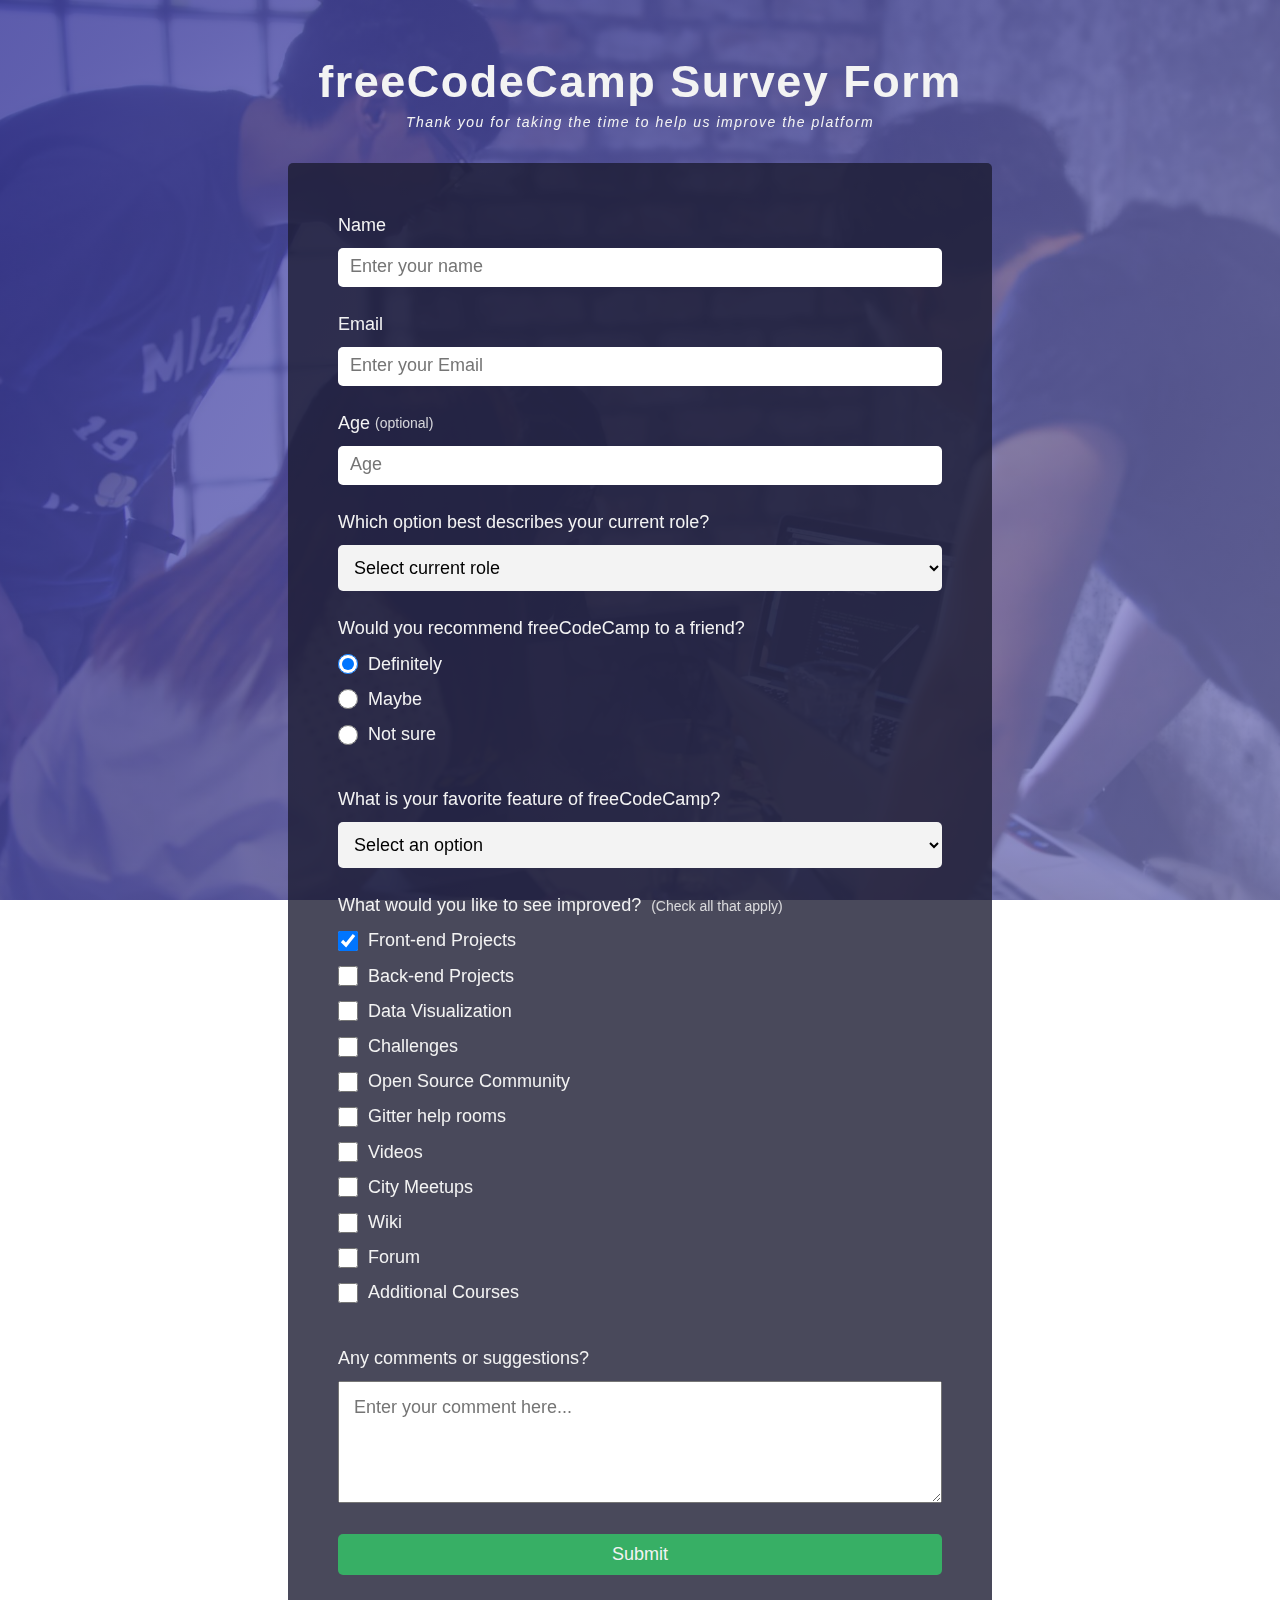
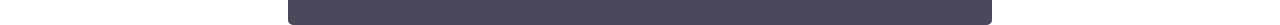
<file: Survey_Form/index.html>
<!DOCTYPE html>
<html lang="en">
  <head>
    <meta charset="UTF-8" />
    <meta http-equiv="X-UA-Compatible" content="IE=edge" />
    <meta name="viewport" content="width=device-width, initial-scale=1.0" />
    <title>Survey Form</title>
    <link rel="stylesheet" href="style.css" />
  </head>
  <body>
    <header id="text-center">
      <h1 id="title">freeCodeCamp Survey Form</h1>
      <p id="description">
        Thank you for taking the time to help us improve the platform
      </p>
    </header>

    <form action="submit" id="survey-form">
      <label for="name" id="name-label">Name</label>
      <input
        type="text"
        name="name"
        id="name"
        class="input--text"
        placeholder="Enter your name"
        required
      />
      <label for="email" id="email-label">Email</label>
      <input
        type="email"
        name="email"
        id="email"
        class="input--text"
        placeholder="Enter your Email"
        required
      />
      <label for="age" id="number-label"
        >Age <span class="label--opt"> (optional)</span>
      </label>
      <input
        type="number"
        name="age"
        min="10"
        max="99"
        id="age"
        class="input--text"
        placeholder="Age"
      />

      <div class="dropdown__group--first">
        <p>Which option best describes your current role?</p>
        <select name="dropdown" id="dropdown" class="input--text" required>
          <option value selected disabled>Select current role</option>
          <option value="student">Student</option>
          <option value="full time job">Full Time Job</option>
          <option value="full time learner">Full Time Learner</option>
          <option value="Prefer not to say">Prefer not to say</option>
          <option value="other">Other</option>
        </select>
      </div>

      <div class="radio__button--group">
        <p>Would you recommend freeCodeCamp to a friend?</p>
        <label class="radio--label" for="radio"
          ><input
            class="radio--checkbox"
            type="radio"
            name="radio"
            value="definitely"
            checked
          />
          Definitely</label
        >
        <label class="radio--label" for="radio"
          ><input
            class="radio--checkbox"
            type="radio"
            name="radio"
            value="maybe"
          />
          Maybe</label
        >
        <label class="radio--label" for="radio"
          ><input
            class="radio--checkbox"
            type="radio"
            name="radio"
            value="not sure"
          />
          Not sure</label
        >
      </div>
      <div class="dropdown__group--second">
        <p>What is your favorite feature of freeCodeCamp?</p>
        <select name="dropdown" id="dropdown" class="input--text" required>
          <option value selected disabled>Select an option</option>
          <option value="challenges">Challenges</option>
          <option value="projects">Projects</option>
          <option value="community">Community</option>
          <option value="open source">Open source</option>
        </select>
      </div>

      <div class="radio__button--group">
        <p>
          What would you like to see improved?
          <span class="label--opt">(Check all that apply)</span>
        </p>
        <label class="radio--label" for="checkbox"
          ><input
            class="radio--checkbox"
            type="checkbox"
            name="checkbox"
            value="front-end projects"
            checked
          />
          Front-end Projects</label
        >
        <label class="radio--label" for="checkbox"
          ><input
            class="radio--checkbox"
            type="checkbox"
            name="checkbox"
            value="back-end projects"
          />
          Back-end Projects</label
        >
        <label class="radio--label" for="checkbox"
          ><input
            class="radio--checkbox"
            type="checkbox"
            name="checkbox"
            value="data visualization"
          />
          Data Visualization</label
        >
      </div>
      <label class="radio--label" for="checkbox"
        ><input
          class="radio--checkbox"
          type="checkbox"
          name="checkbox"
          value="challenges"
        />
        Challenges</label
      >
      <label class="radio--label" for="checkbox"
        ><input
          class="radio--checkbox"
          type="checkbox"
          name="checkbox"
          value="open source community"
        />
        Open Source Community</label
      >
      <label class="radio--label" for="checkbox"
        ><input
          class="radio--checkbox"
          type="checkbox"
          name="checkbox"
          value="gitter help rooms"
        />
        Gitter help rooms</label
      >
      <label class="radio--label" for="checkbox"
        ><input
          class="radio--checkbox"
          type="checkbox"
          name="checkbox"
          value="videos"
        />
        Videos</label
      >
      <label class="radio--label" for="checkbox"
        ><input
          class="radio--checkbox"
          type="checkbox"
          name="checkbox"
          value="city meetups"
        />
        City Meetups</label
      >
      <label class="radio--label" for="checkbox"
        ><input
          class="radio--checkbox"
          type="checkbox"
          name="checkbox"
          value="wiki"
        />
        Wiki</label
      >
      <label class="radio--label" for="checkbox"
        ><input
          class="radio--checkbox"
          type="checkbox"
          name="checkbox"
          value="forum"
        />
        Forum</label
      >
      <label class="radio--label" for="checkbox"
        ><input
          class="radio--checkbox"
          type="checkbox"
          name="checkbox"
          value="additional courses"
        />
        Additional Courses</label
      >

      <div class="textarea__group">
        <p>Any comments or suggestions?</p>
        <textarea
          name="textarea"
          id="textarea"
          placeholder="Enter your comment here..."
          rows="6"
        ></textarea>
      </div>

      <button class="btn btn--submit" type="submit">Submit</button>
    </form>
  </body>
</html>
</file>
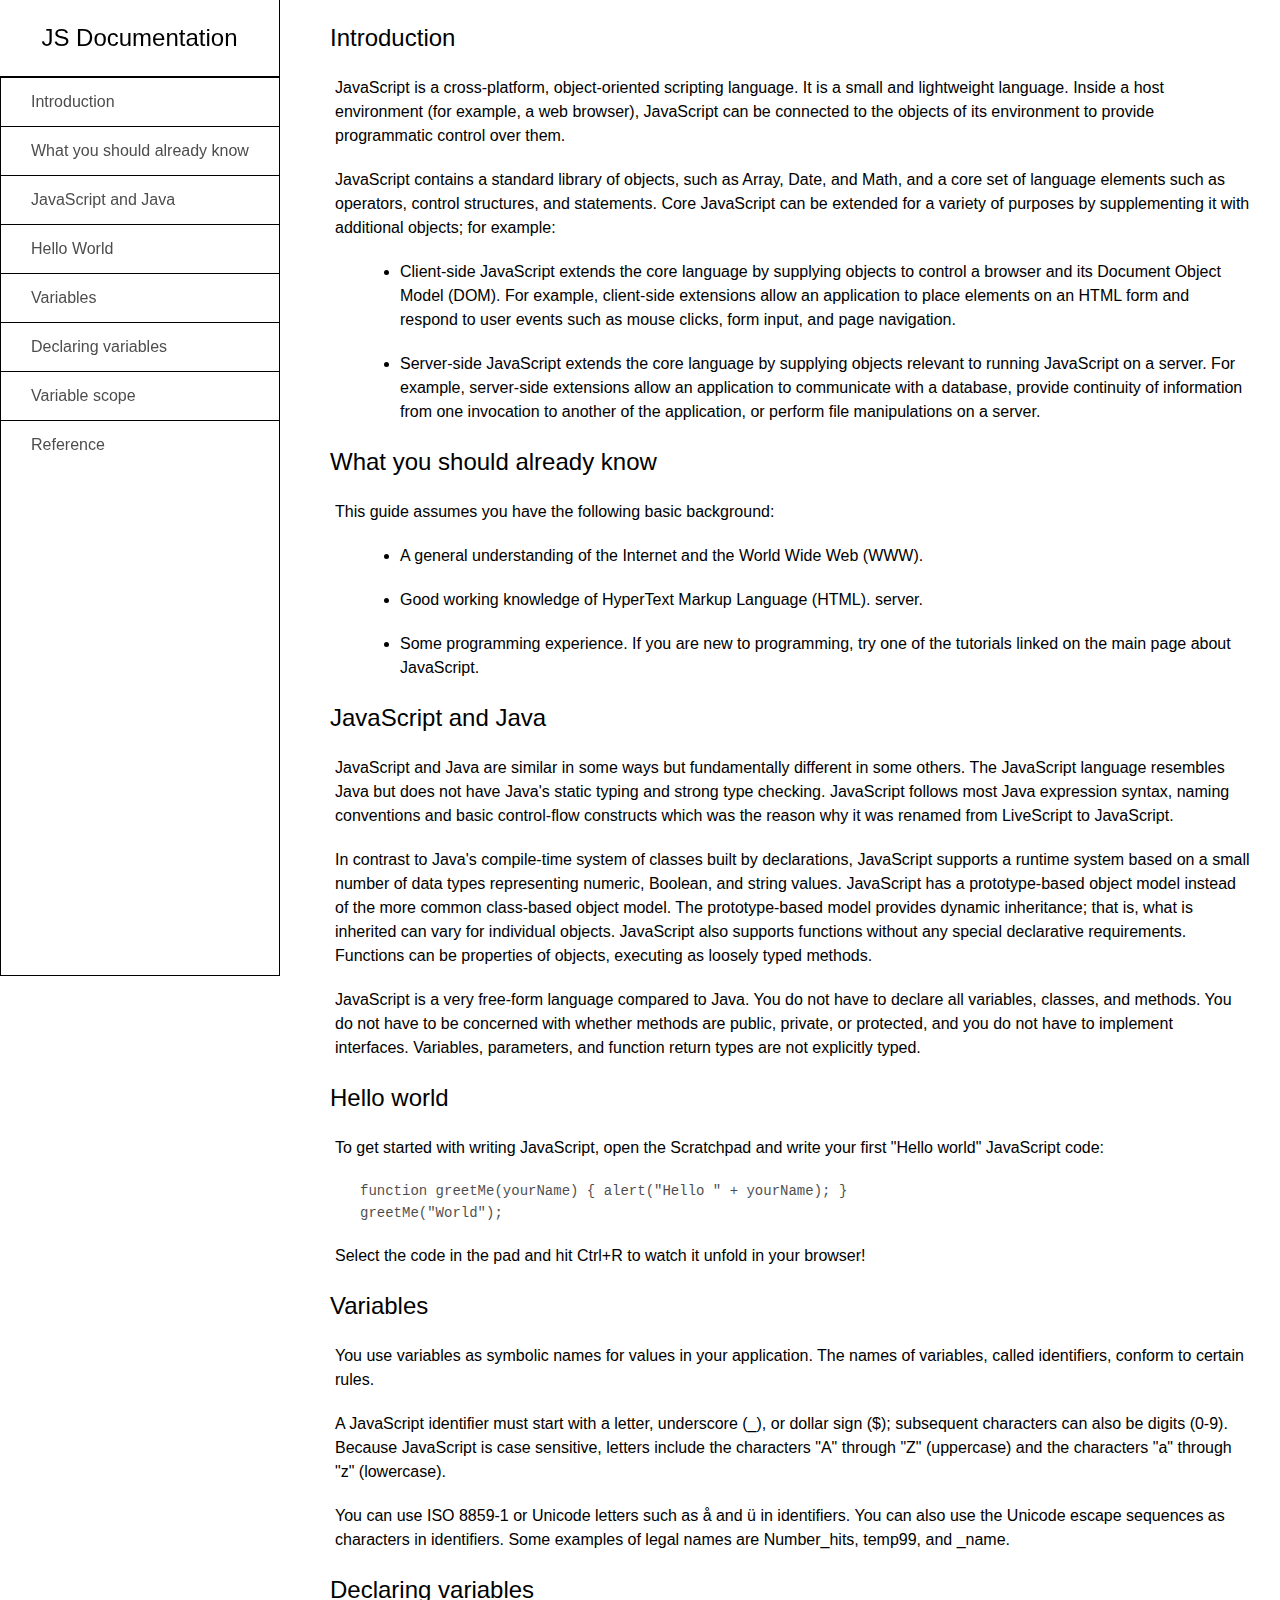
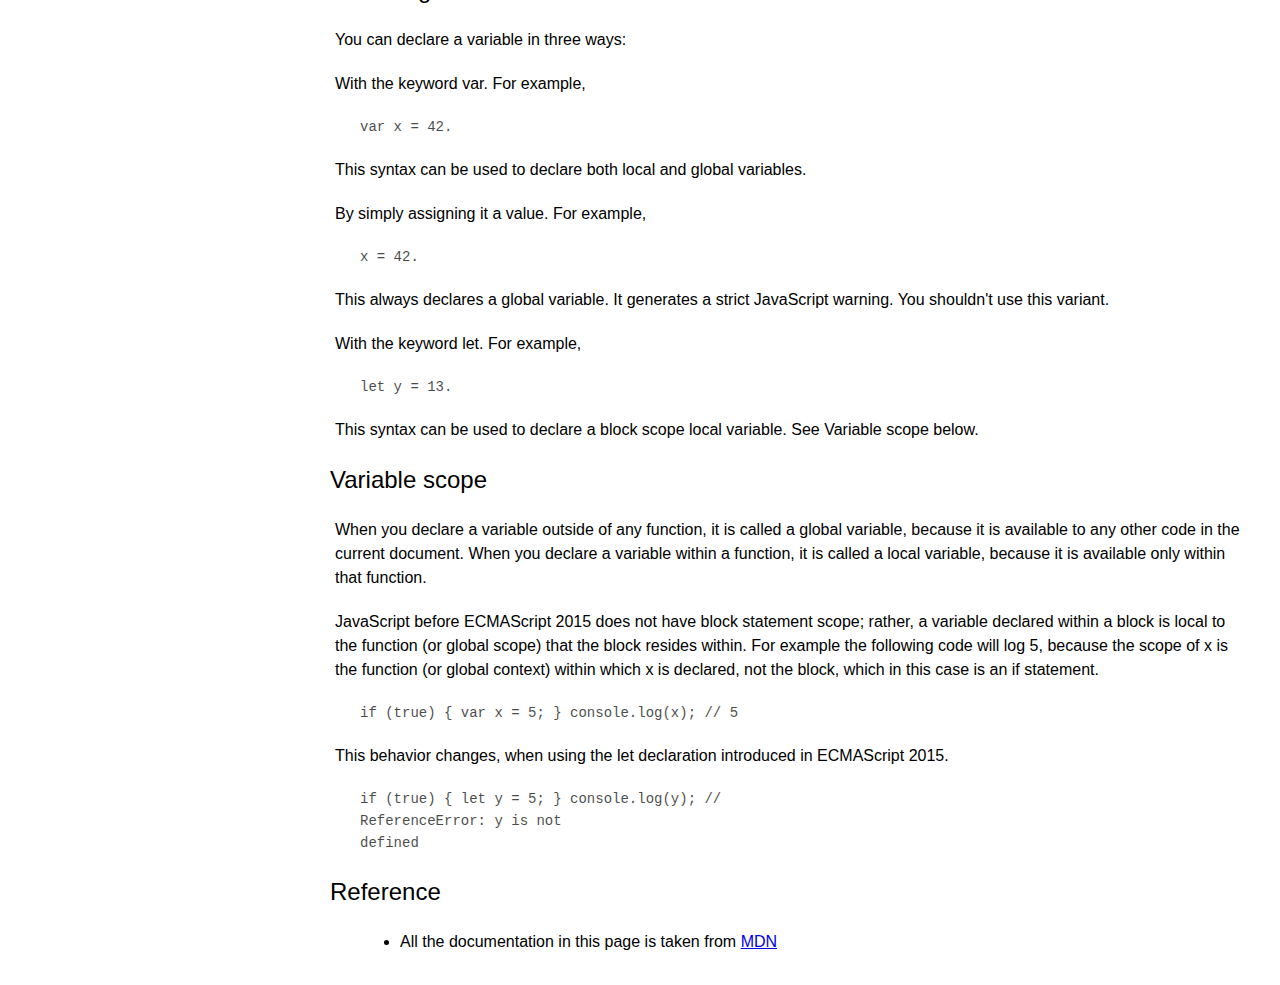
<file: Technical_Documentation_Page/index.html>
<!DOCTYPE html>
<html lang="en">
  <head>
    <meta charset="UTF-8" />
    <meta http-equiv="X-UA-Compatible" content="IE=edge" />
    <meta name="viewport" content="width=device-width, initial-scale=1.0" />

    <link rel="stylesheet" href="style.css" />
    <title>Technical Documentation Page</title>
  </head>
  <body>
    <head id="header">
      <nav class="navbar">
        <header><h2 class="navbar__title">JS Documentation</h2></header>
        <ul class="navbar__list">
          <li class="navbar__item">
            <a class="nav__link" href="#introduction">Introduction</a>
          </li>
          <li class="navbar__item">
            <a class="nav__link" href="#what_you_should_already_know"
              >What you should already know</a
            >
          </li>
          <li class="navbar__item">
            <a class="nav__link" href="#javascript_and_java"
              >JavaScript and Java</a
            >
          </li>
          <li class="navbar__item">
            <a class="nav__link" href="#hello_world">Hello World</a>
          </li>
          <li class="navbar__item">
            <a class="nav__link" href="#variables">Variables</a>
          </li>
          <li class="navbar__item">
            <a class="nav__link" href="#declaring_variables"
              >Declaring variables</a
            >
          </li>
          <li class="navbar__item">
            <a class="nav__link" href="#variable_scope">Variable scope</a>
          </li>
          <li class="navbar__item">
            <a class="nav__link" href="#reference">Reference</a>
          </li>
        </ul>
      </nav>
    </head>
    <main id="main__doc">
      <section class="main-section" id="introduction">
        <header><h2>Introduction</h2></header>
        <article>
          <p>
            JavaScript is a cross-platform, object-oriented scripting language.
            It is a small and lightweight language. Inside a host environment
            (for example, a web browser), JavaScript can be connected to the
            objects of its environment to provide programmatic control over
            them.
          </p>
          <p>
            JavaScript contains a standard library of objects, such as Array,
            Date, and Math, and a core set of language elements such as
            operators, control structures, and statements. Core JavaScript can
            be extended for a variety of purposes by supplementing it with
            additional objects; for example:
          </p>
          <ul class="main__list">
            <li class="main__item">
              Client-side JavaScript extends the core language by supplying
              objects to control a browser and its Document Object Model (DOM).
              For example, client-side extensions allow an application to place
              elements on an HTML form and respond to user events such as mouse
              clicks, form input, and page navigation.
            </li>
            <li class="main__item">
              Server-side JavaScript extends the core language by supplying
              objects relevant to running JavaScript on a server. For example,
              server-side extensions allow an application to communicate with a
              database, provide continuity of information from one invocation to
              another of the application, or perform file manipulations on a
              server.
            </li>
          </ul>
        </article>
      </section>
      <section class="main-section" id="what_you_should_already_know">
        <header><h2>What you should already know</h2></header>
        <article>
          <p>This guide assumes you have the following basic background:</p>
          <ul class="main__list">
            <li class="main__item">
              A general understanding of the Internet and the World Wide Web
              (WWW).
            </li>
            <li class="main__item">
              Good working knowledge of HyperText Markup Language (HTML).
              server.
            </li>
            <li class="main__item">
              Some programming experience. If you are new to programming, try
              one of the tutorials linked on the main page about JavaScript.
            </li>
          </ul>
        </article>
      </section>
      <section class="main-section" id="javascript_and_java">
        <header><h2>JavaScript and Java</h2></header>
        <article>
          <p>
            JavaScript and Java are similar in some ways but fundamentally
            different in some others. The JavaScript language resembles Java but
            does not have Java's static typing and strong type checking.
            JavaScript follows most Java expression syntax, naming conventions
            and basic control-flow constructs which was the reason why it was
            renamed from LiveScript to JavaScript.
          </p>
          <p>
            In contrast to Java's compile-time system of classes built by
            declarations, JavaScript supports a runtime system based on a small
            number of data types representing numeric, Boolean, and string
            values. JavaScript has a prototype-based object model instead of the
            more common class-based object model. The prototype-based model
            provides dynamic inheritance; that is, what is inherited can vary
            for individual objects. JavaScript also supports functions without
            any special declarative requirements. Functions can be properties of
            objects, executing as loosely typed methods.
          </p>
          <p>
            JavaScript is a very free-form language compared to Java. You do not
            have to declare all variables, classes, and methods. You do not have
            to be concerned with whether methods are public, private, or
            protected, and you do not have to implement interfaces. Variables,
            parameters, and function return types are not explicitly typed.
          </p>
        </article>
      </section>
      <section class="main-section" id="hello_world">
        <header><h2>Hello world</h2></header>
        <article>
          <p>
            To get started with writing JavaScript, open the Scratchpad and
            write your first "Hello world" JavaScript code:
          </p>
          <p class="code">
            <code
              >function greetMe(yourName) { alert("Hello " + yourName); } <br />
              greetMe("World");
            </code>
          </p>
          <p>
            Select the code in the pad and hit Ctrl+R to watch it unfold in your
            browser!
          </p>
        </article>
      </section>
      <section class="main-section" id="variables">
        <header><h2>Variables</h2></header>
        <article>
          <p>
            You use variables as symbolic names for values in your application.
            The names of variables, called identifiers, conform to certain
            rules.
          </p>
          <p>
            A JavaScript identifier must start with a letter, underscore (_), or
            dollar sign ($); subsequent characters can also be digits (0-9).
            Because JavaScript is case sensitive, letters include the characters
            "A" through "Z" (uppercase) and the characters "a" through "z"
            (lowercase).
          </p>
          <p>
            You can use ISO 8859-1 or Unicode letters such as å and ü in
            identifiers. You can also use the Unicode escape sequences as
            characters in identifiers. Some examples of legal names are
            Number_hits, temp99, and _name.
          </p>
        </article>
      </section>
      <section class="main-section" id="declaring_variables">
        <header><h2>Declaring variables</h2></header>
        <article>
          <p>You can declare a variable in three ways:</p>
          <p>With the keyword var. For example,</p>
          <p class="code"><code>var x = 42.</code></p>
          <p>
            This syntax can be used to declare both local and global variables.
          </p>
          <p>By simply assigning it a value. For example,</p>
          <p class="code"><code>x = 42.</code></p>
          <p>
            This always declares a global variable. It generates a strict
            JavaScript warning. You shouldn't use this variant.
          </p>
          <p>With the keyword let. For example,</p>
          <p class="code"><code>let y = 13.</code></p>
          <p>
            This syntax can be used to declare a block scope local variable. See
            Variable scope below.
          </p>
        </article>
      </section>
      <section class="main-section" id="variable_scope">
        <header><h2>Variable scope</h2></header>
        <article>
          <p>
            When you declare a variable outside of any function, it is called a
            global variable, because it is available to any other code in the
            current document. When you declare a variable within a function, it
            is called a local variable, because it is available only within that
            function.
          </p>
          <p>
            JavaScript before ECMAScript 2015 does not have block statement
            scope; rather, a variable declared within a block is local to the
            function (or global scope) that the block resides within. For
            example the following code will log 5, because the scope of x is the
            function (or global context) within which x is declared, not the
            block, which in this case is an if statement.
          </p>
          <p class="code">
            <code>if (true) { var x = 5; } console.log(x); // 5</code>
          </p>
          <p>
            This behavior changes, when using the let declaration introduced in
            ECMAScript 2015.
          </p>
          <p class="code">
            <code>if (true) { let y = 5; } console.log(y); //</code><br />
            <code>ReferenceError: y is not</code><br />
            <code>defined</code>
          </p>
        </article>
      </section>
      <section class="main-section" id="reference">
        <header><h2>Reference</h2></header>
        <article>
          <ul class="main__list">
            <li class="main__item">
              All the documentation in this page is taken from
              <a
                href="https://developer.mozilla.org/en-US/docs/Web/JavaScript/Guide"
                >MDN</a
              >
            </li>
          </ul>
        </article>
      </section>
    </main>
  </body>
</html>
</file>
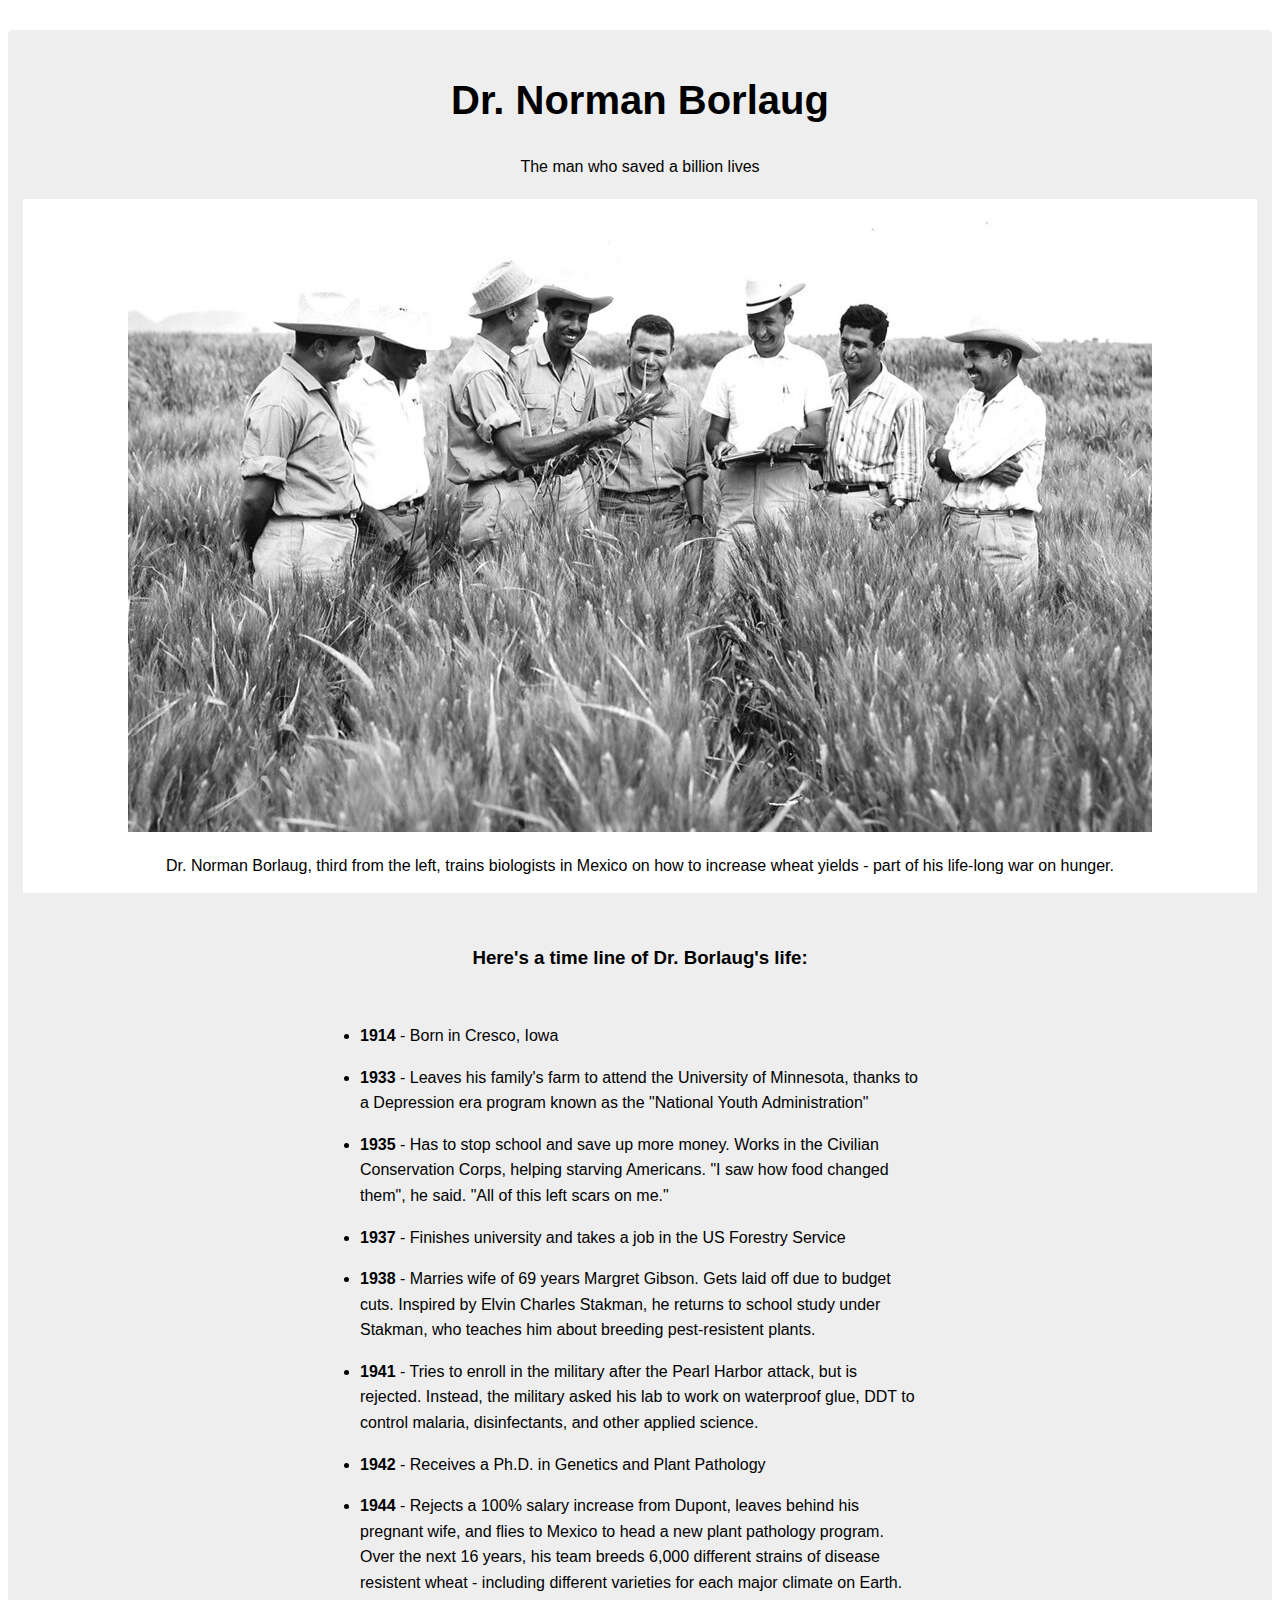
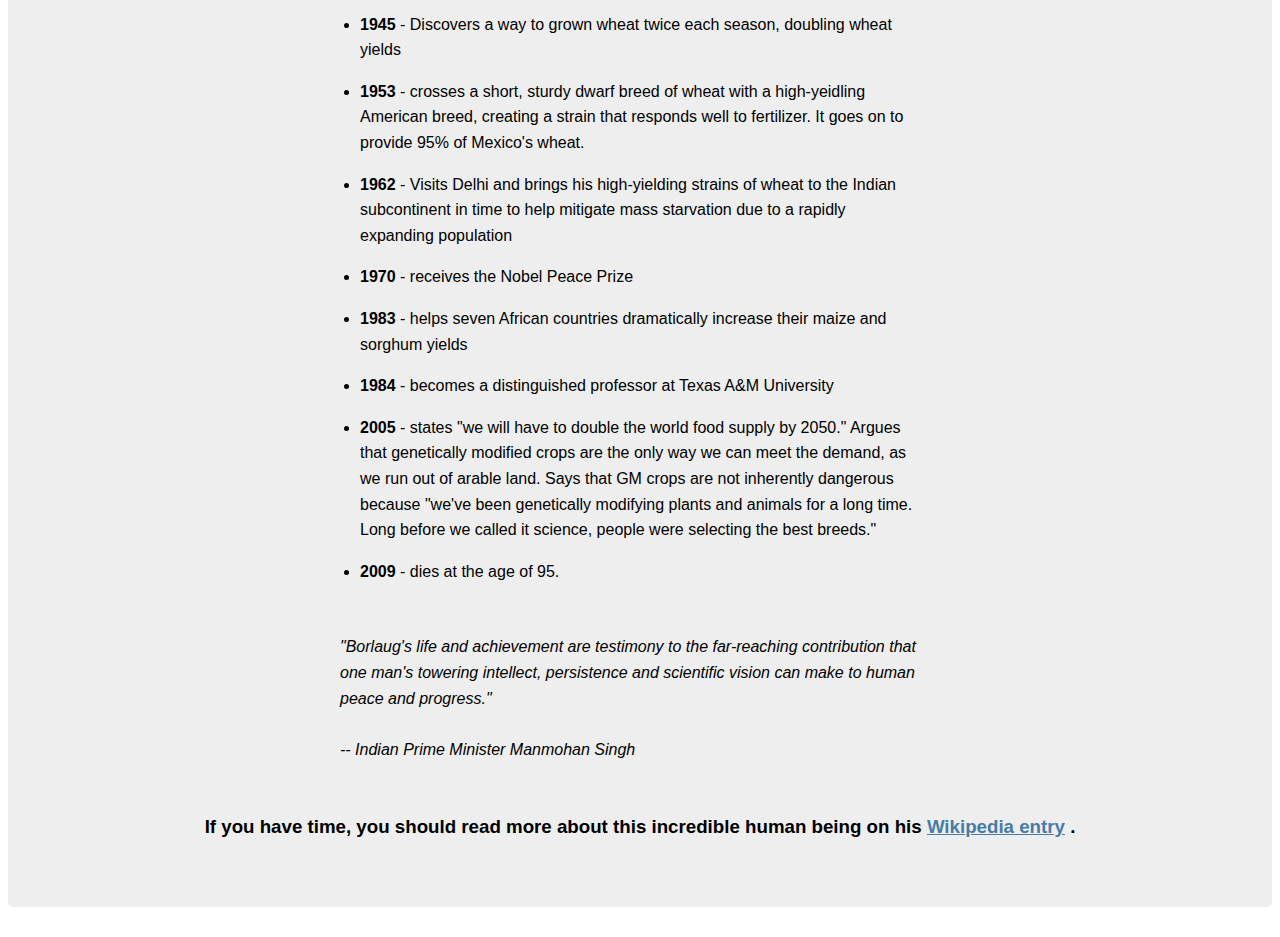
<file: Tribute_Page/index.html>
<!DOCTYPE html>
<html lang="en">
  <head>
    <meta charset="UTF-8" />
    <meta http-equiv="X-UA-Compatible" content="IE=edge" />
    <meta name="viewport" content="width=device-width, initial-scale=1.0" />
    <title>Tribute Page</title>
    <link rel="stylesheet" href="style.css" />
  </head>
  <body>
    <main id="main">
      <h1 id="title">Dr. Norman Borlaug</h1>
      <p>The man who saved a billion lives</p>
        <figure id="img-div">
          <img
            src="./images/tribute-page-main-image.jpg"
            alt="Dr. Norman Borlaug with a group of biologists"
            id="image"
          />
          <figcaption id="img-caption">
            Dr. Norman Borlaug, third from the left, trains biologists in Mexico
            on how to increase wheat yields - part of his life-long war on
            hunger.
          </figcaption>
        </figure>
      </div>

      <section id="tribute-info">
        <h3 id="headline">Here's a time line of Dr. Borlaug's life:</h3>
        <ul>
          <li><strong>1914</strong> - Born in Cresco, Iowa</li>
          <li>
            <strong>1933</strong>
            - Leaves his family's farm to attend the University of Minnesota,
            thanks to a Depression era program known as the "National Youth
            Administration"
          </li>
          <li>
            <strong>1935</strong>
            - Has to stop school and save up more money. Works in the Civilian
            Conservation Corps, helping starving Americans. "I saw how food
            changed them", he said. "All of this left scars on me."
          </li>
          <li>
            <strong>1937</strong>
            - Finishes university and takes a job in the US Forestry Service
          </li>
          <li>
            <strong>1938</strong>
            - Marries wife of 69 years Margret Gibson. Gets laid off due to
            budget cuts. Inspired by Elvin Charles Stakman, he returns to school
            study under Stakman, who teaches him about breeding pest-resistent
            plants.
          </li>
          <li>
            <strong>1941</strong>
            - Tries to enroll in the military after the Pearl Harbor attack, but
            is rejected. Instead, the military asked his lab to work on
            waterproof glue, DDT to control malaria, disinfectants, and other
            applied science.
          </li>
          <li>
            <strong>1942</strong> - Receives a Ph.D. in Genetics and Plant
            Pathology
          </li>
          <li>
            <strong>1944</strong>
            - Rejects a 100% salary increase from Dupont, leaves behind his
            pregnant wife, and flies to Mexico to head a new plant pathology
            program. Over the next 16 years, his team breeds 6,000 different
            strains of disease resistent wheat - including different varieties
            for each major climate on Earth.
          </li>
          <li>
            <strong>1945</strong>
            - Discovers a way to grown wheat twice each season, doubling wheat
            yields
          </li>
          <li>
            <strong>1953</strong>
            - crosses a short, sturdy dwarf breed of wheat with a high-yeidling
            American breed, creating a strain that responds well to fertilizer.
            It goes on to provide 95% of Mexico's wheat.
          </li>
          <li>
            <strong>1962</strong>
            - Visits Delhi and brings his high-yielding strains of wheat to the
            Indian subcontinent in time to help mitigate mass starvation due to
            a rapidly expanding population
          </li>
          <li><strong>1970</strong> - receives the Nobel Peace Prize</li>
          <li>
            <strong>1983</strong>
            - helps seven African countries dramatically increase their maize
            and sorghum yields
          </li>
          <li>
            <strong>1984</strong>
            - becomes a distinguished professor at Texas A&M University
          </li>
          <li>
            <strong>2005</strong>
            - states "we will have to double the world food supply by 2050."
            Argues that genetically modified crops are the only way we can meet
            the demand, as we run out of arable land. Says that GM crops are not
            inherently dangerous because "we've been genetically modifying
            plants and animals for a long time. Long before we called it
            science, people were selecting the best breeds."
          </li>
          <li><strong>2009</strong> - dies at the age of 95.</li>
        </ul>

        <blockquote
          cite="https://www.worldfoodprize.org/index.cfm/87428/39975/tributes_to_norman_borlaug_from_around_the_world"
        >
          <p>
            "Borlaug's life and achievement are testimony to the far-reaching
            contribution that one man's towering intellect, persistence and
            scientific vision can make to human peace and progress."
          </p>
          <br />

          <cite>-- Indian Prime Minister Manmohan Singh</cite>
        </blockquote>

        <h3 id="footer-headline">
          If you have time, you should read more about this incredible human
          being on his
          <a id="tribute-link" href="https://en.wikipedia.org/wiki/Norman_Borlaug" target="_blank"
            >Wikipedia entry</a
          >
          .
        </h3>
      </section>
    </main>
  </body>
</html>
</file>
<file: Survey_Form/style.css>
:root {
  --color-white: rgb(243, 243, 243);
  --color-darkblue: rgb(27, 27, 50);
  --color-darkblue-alpha: rgba(27, 27, 50, 0.8);
  --color-green: rgb(55, 175, 101);
  --color-focus-border-dogerblue: rgb(0, 117, 255);
}

*,
::after,
::before {
  margin: 0;
  padding: 0;
  box-sizing: border-box;
}

html {
  font-size: 62.5%;
}

@import url('https://fonts.googleapis.com/css2?family=Poppins:wght@100;200;300;400&display=swap');

body {
  font-family: 'Popins', sans-serif;
  font-size: 1.6rem;
  font-weight: 400;
  line-height: 1.4;
  color: var(--color-white);
}

body::after {
  content: '';
  position: fixed;
  top: 0;
  left: 0;
  width: 100vw;
  height: 100vh;
  background: var(--color-darkblue);
  background-image: linear-gradient(
      120deg,
      rgb(58, 58, 158, 0.8),
      rgba(136, 136, 206, 0.7)
    ),
    url(./images/survey-form-background.jpeg);
  background-size: cover;
  background-repeat: no-repeat;
  background-position: center;
  z-index: -1;
}

p {
  font-weight: 200;
  margin-bottom: 1rem;
}

h1 {
  font-weight: 600;
  font-size: 2.2rem;
}

@media screen and (min-width: 768px) {
  p {
    font-size: 1.8rem;
  }

  h1 {
    font-size: 4.5rem;
  }
}

#text-center {
  text-align: center;
  margin: 5rem 0 3rem 0;
  letter-spacing: 1.5px;
}

#description {
  font-style: italic;
  font-size: 1.4rem;
}

#survey-form {
  background: var(--color-darkblue-alpha);
  padding: 2rem;
  width: 85%;
  margin: 0 auto;
  border-radius: 5px;
}

@media screen and (min-width: 768px) {
  #survey-form {
    padding: 5rem;
    width: 55%;
  }
}

label {
  display: flex;
  align-items: center;
}

.label--opt {
  font-size: 1.4rem;
  margin-left: 0.5rem;
  opacity: 0.85;
}

input {
  margin: 1rem 0 2.5rem 0;
}

.input--text {
  width: 100%;
  padding: 1.2rem;
  border-radius: 5px;
  border: none;
  outline: none;
}

.input--text:focus {
  border: 2px solid var(--color-focus-border-dogerblue);
}

#dropdown {
  width: 100%;
  background: var(--color-white);
  padding: 1.2rem;
  margin-bottom: 2.5rem;
  border-radius: 5px;
  border: none;
  outline: none;
}

#dropdown:focus {
  border: 2px solid var(--color-focus-border-dogerblue);
}

.radio--label {
  margin-bottom: 1rem;
}

.radio--checkbox {
  padding: 0;
  margin: 0;
  margin-right: 1rem;
  width: 2rem;
  height: 2rem;
}

.dropdown__group--second {
  margin-top: 4rem;
}

.textarea__group {
  margin-top: 4rem;
}

#textarea {
  width: 100%;
  padding: 1.5rem;
  outline: none;
}

#textarea::placeholder {
  font-family: 'Popins', sans-serif;
}

.btn {
  width: 100%;
  padding: 1rem;
  font-size: 1.8rem;
  margin-top: 2.5rem;
  border: none;
  border-radius: 5px;
  cursor: pointer;
}

.btn--submit {
  background: var(--color-green);
  color: var(--color-white);
}

@media screen and (min-width: 768px) {
  label {
    font-size: 1.8rem;
  }

  input::placeholder {
    font-size: 1.8rem;
  }

  #textarea::placeholder {
    font-size: 1.8rem;
  }

  #dropdown {
    font-size: 1.8rem;
  }

  .btn {
    font-size: 1.8rem;
  }
}
</file>
<file: Technical_Documentation_Page/style.css>
*,
::before,
::after {
  margin: 0;
  padding: 0;
  box-sizing: border-box;
}

html {
  font-size: 62.5%;
}

body {
  font-size: 1.6rem;
  font-family: -apple-system, BlinkMacSystemFont, 'Segoe UI', Roboto, Oxygen,
    Ubuntu, Cantarell, 'Open Sans', 'Helvetica Neue', sans-serif;
  font-weight: 400;
  line-height: 1.5;
}

h1,
h2,
h3 {
  font-weight: 400;
}

p {
  margin: 2rem 0 2rem 0.5rem;
}

.navbar__title {
  border-right: 1px solid black;
  text-align: center;
  padding: 2rem;
}

.navbar__list {
  list-style-type: none;
  border: 1px solid black;
  height: 225px;
  overflow: auto;
}

.navbar__item {
  padding: 1.2rem 3rem;
  border-top: 1px solid black;
}

.nav__link {
  text-decoration: none;
  color: rgb(77, 77, 77);
}

@media screen and (min-width: 678px) {
  .navbar {
    position: fixed;
    top: 0;
    left: 0;
  }

  .navbar__list {
    overflow: visible;
    height: 100vh;
  }

  #main__doc {
    width: 70;
    margin-left: 30rem;
  }
}

#main__doc {
  padding: 2rem 3rem;
}

.main__list {
  padding-left: 7rem;
}

.main__item {
  margin: 2rem 0;
}

.code {
  margin-left: 3rem;
  font-size: 1.4rem;
  opacity: 0.7;
}
</file>
<file: Tribute_Page/style.css>
:root {
  --main-background: rgb(238, 238, 238);
  --font-color: rgb(51, 51, 51);
  --link-color: rgb(71, 124, 167);
  --link-visited-color: rgb(143, 130, 164);
  --link-white-color: rgb(255, 255, 255);
}

*,
::after,
::before {
  padding: 0;
  margin: 0;
  box-sizing: border-box;
}

html {
  font-size: 62.5%;
}

body {
  font-family: -apple-system, BlinkMacSystemFont, 'Segoe UI', Roboto, Oxygen,
    Ubuntu, Cantarell, 'Open Sans', 'Helvetica Neue', sans-serif;
  font-size: 1.6rem;
  line-height: 1.5;
  text-align: center;
}

h1 {
  font-size: 3.5rem;
  line-height: 1.2;
}

@media screen and (min-width: 400px) {
  h1 {
    font-size: 4rem;
    line-height: 1.5;
  }
}

h2 {
  font-size: 3.25rem;
}

a {
  color: var(--link-color);
}

a:visited {
  color: var(--link-visited-color);
}

#main {
  background: var(--main-background);
  margin: 0;
  padding: 1.5rem;
  border-radius: 5px;
}

@media screen and (min-width: 600px) {
  #main {
    margin: 3rem 0.8rem;
  }
}

#title {
  margin: 2.5rem 0;
}

#img-div {
  background: var(--link-white-color);
  padding: 1rem;
  margin-top: 2rem;
}

#image {
  width: 100%;
}

@media screen and (min-width: 1025px) {
  #image {
    width: auto;
  }
}

#img-caption {
  font-size: 1.4rem;
  margin: 1.5rem 0 0.5rem 0;
}

@media screen and (min-width: 400px) {
  #img-caption {
    font-size: 1.6rem;
  }
}

#tribute-info {
  text-align: left;
  line-height: 1.6;
}

#headline {
  margin: 5rem 0;
  text-align: center;
}

ul {
  max-width: 56rem;
  margin: 0 6rem;
}

@media screen and (min-width: 400px) {
  ul {
    margin: 0 auto;
  }
}

li {
  margin: 1.6rem 0;
}

blockquote {
  max-width: 60rem;
  font-style: italic;
  margin: 5rem auto;
}

#footer-headline {
  max-width: 93%;
  text-align: center;
  margin: 0 auto 5rem auto;
}
</file>
